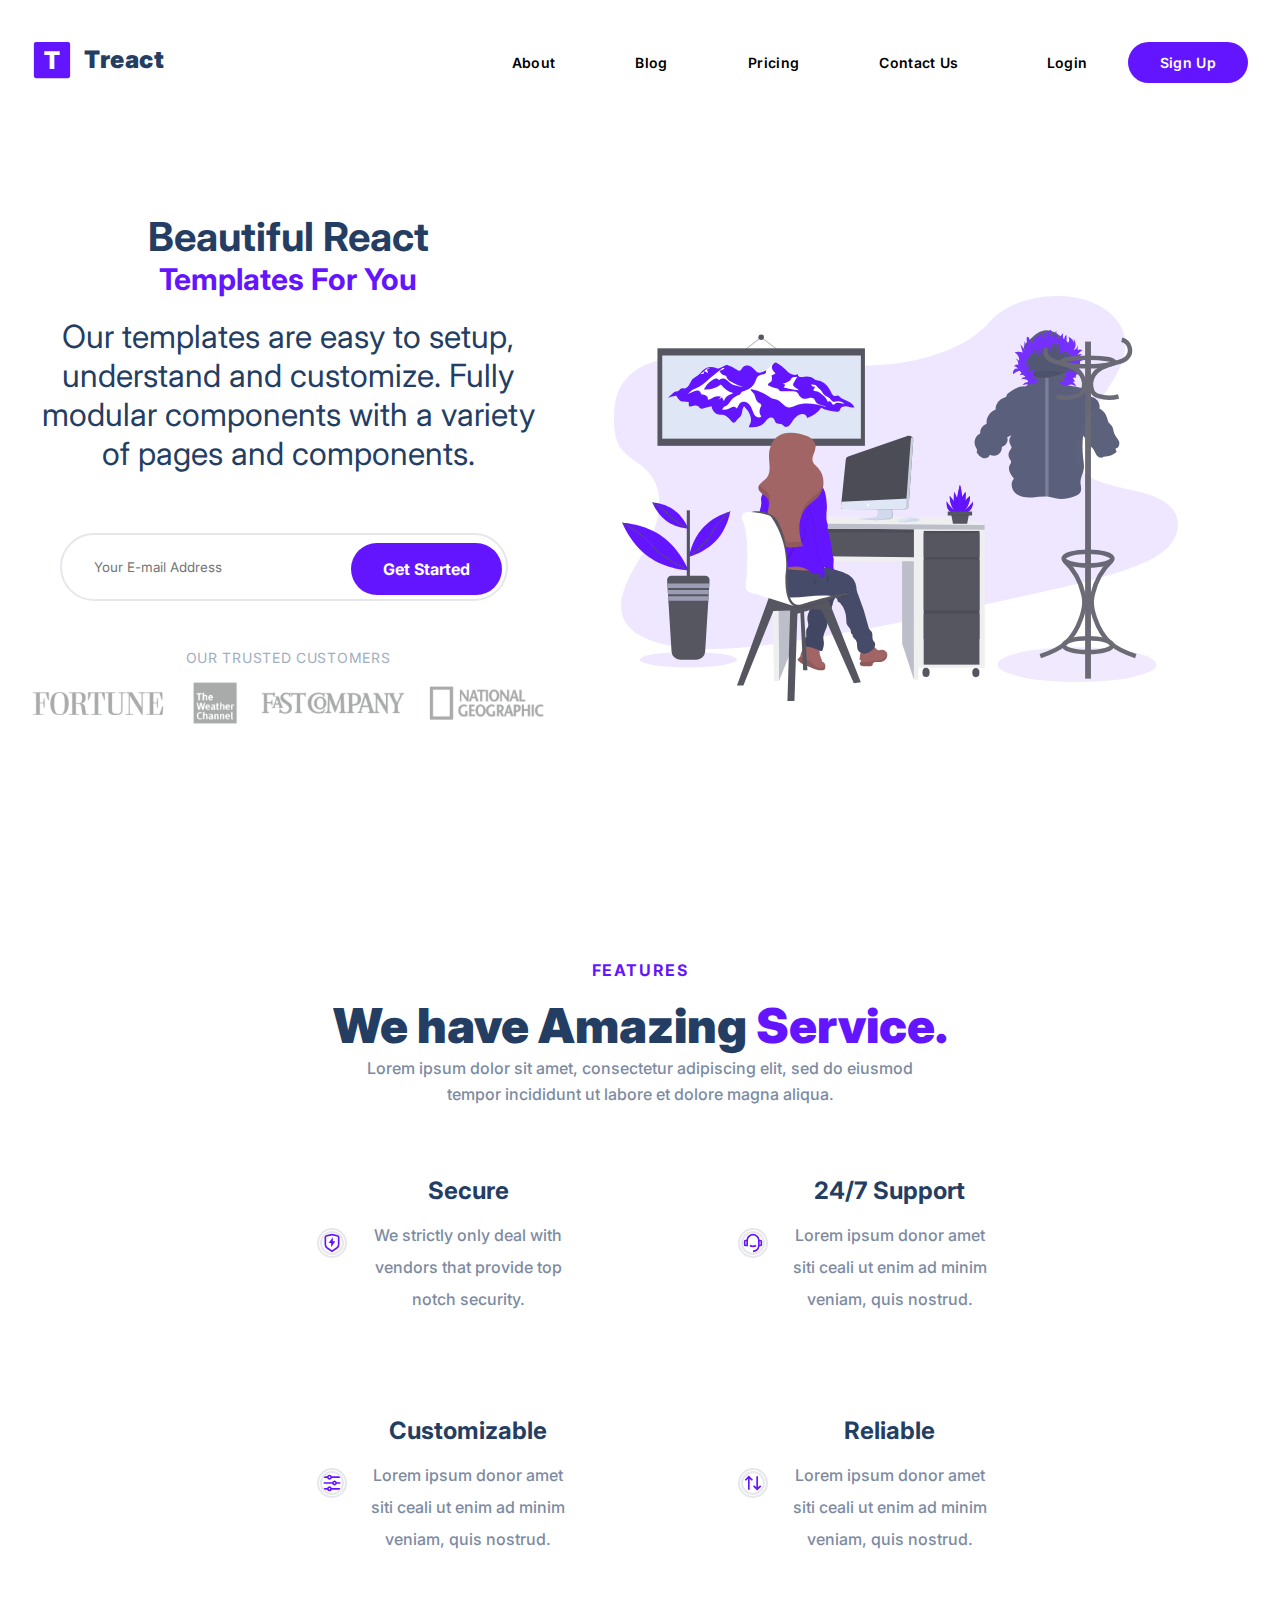
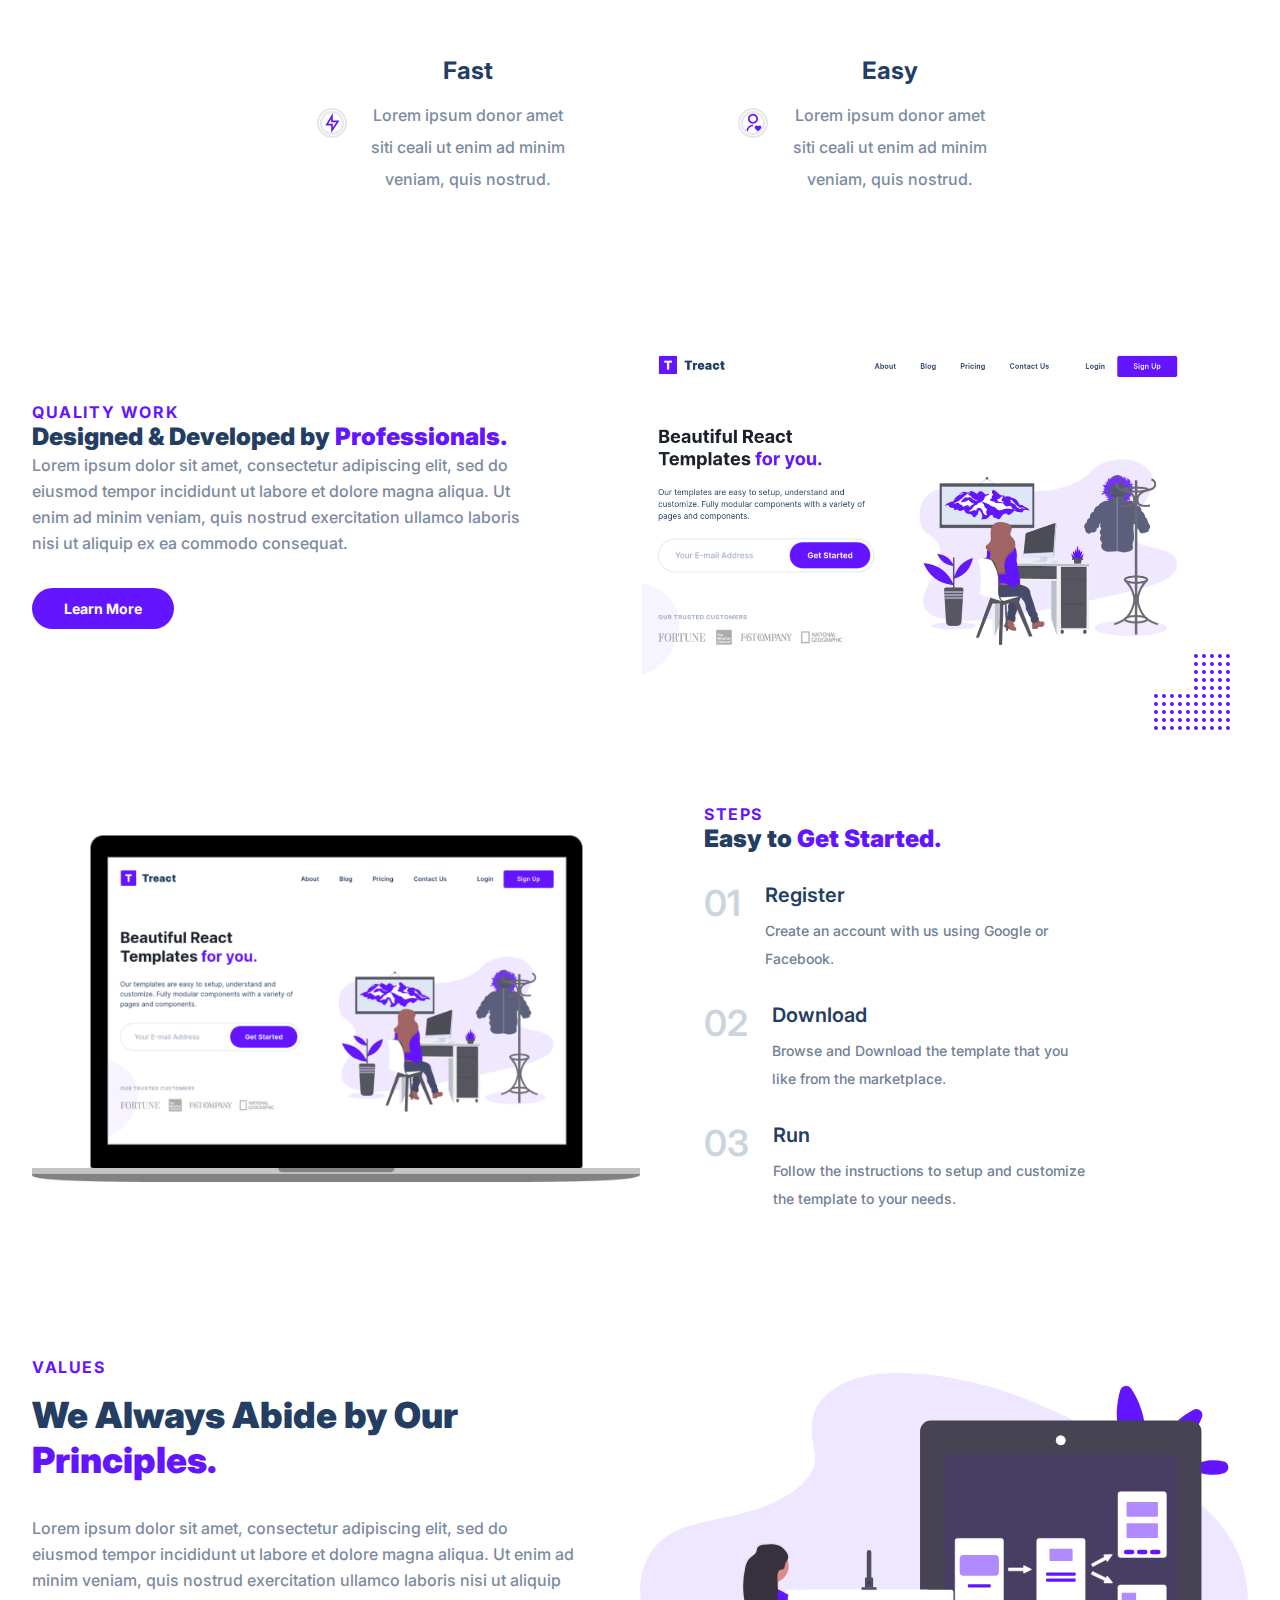
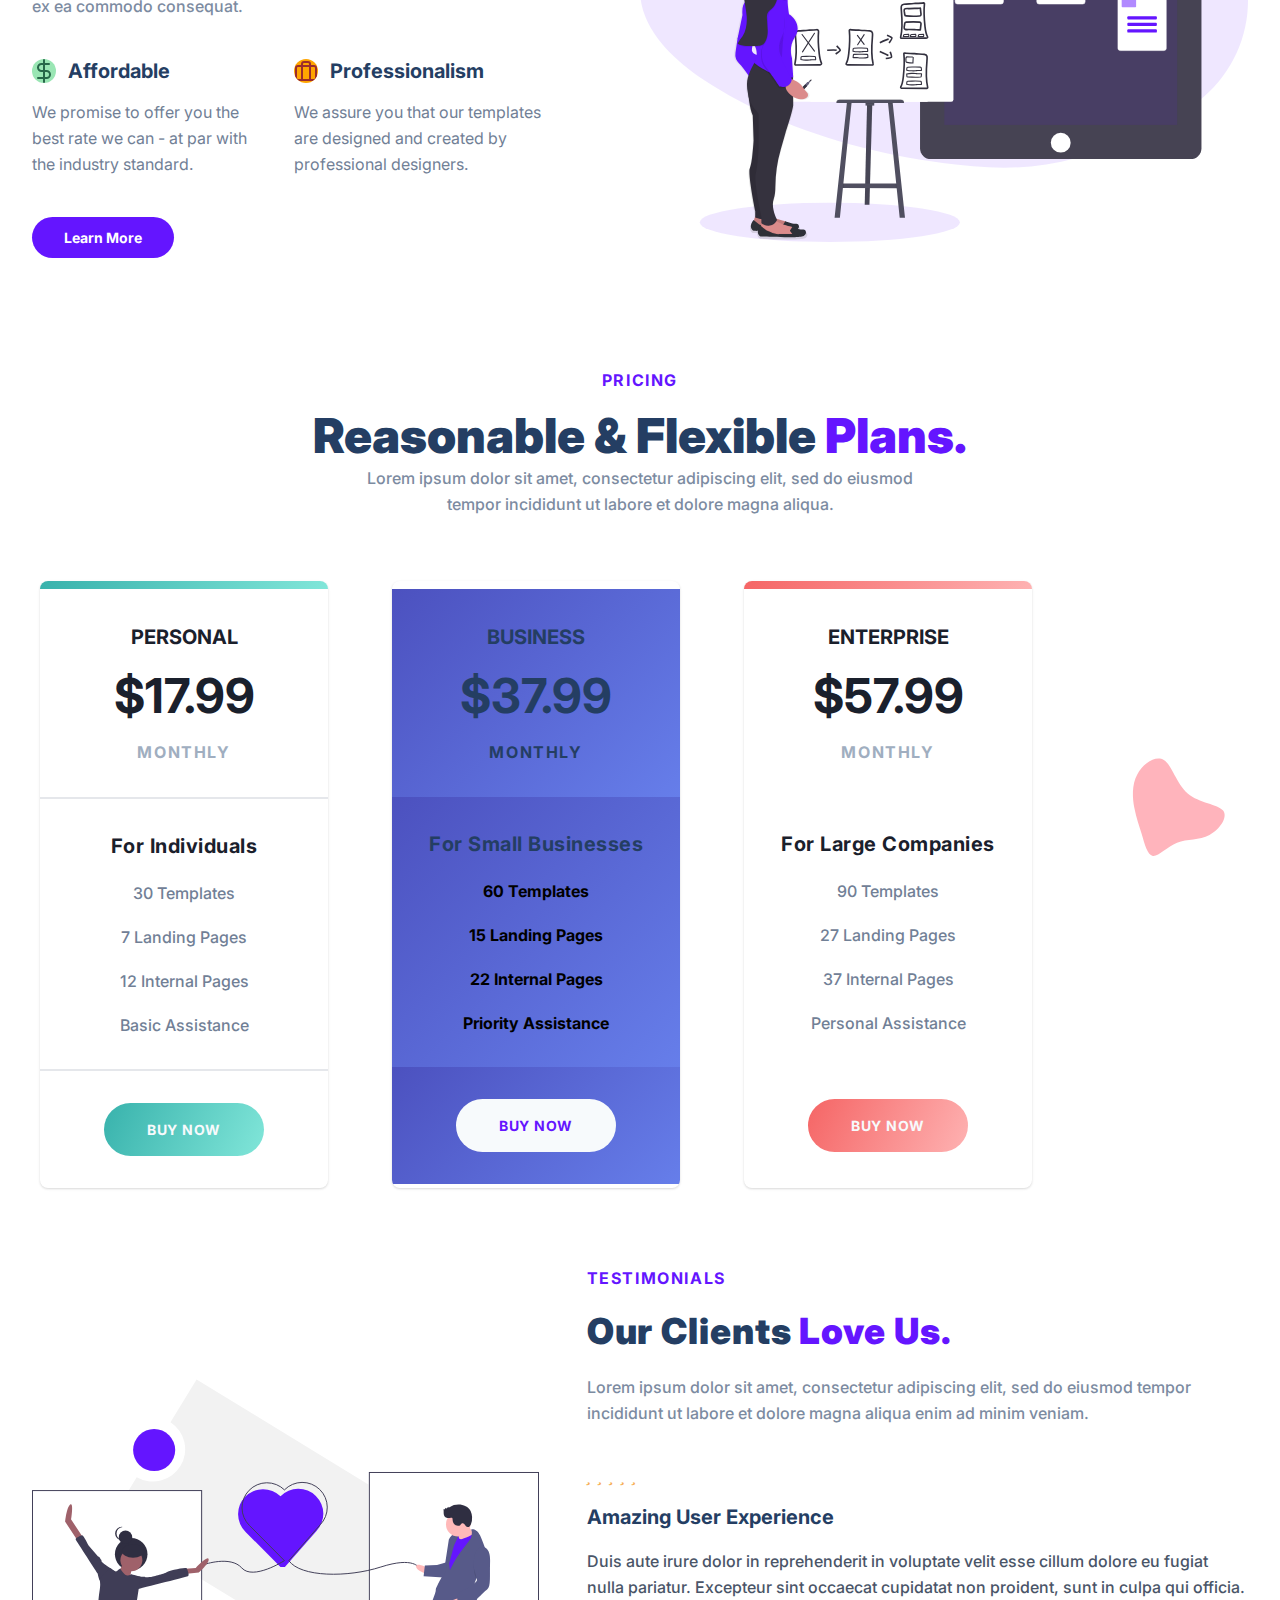
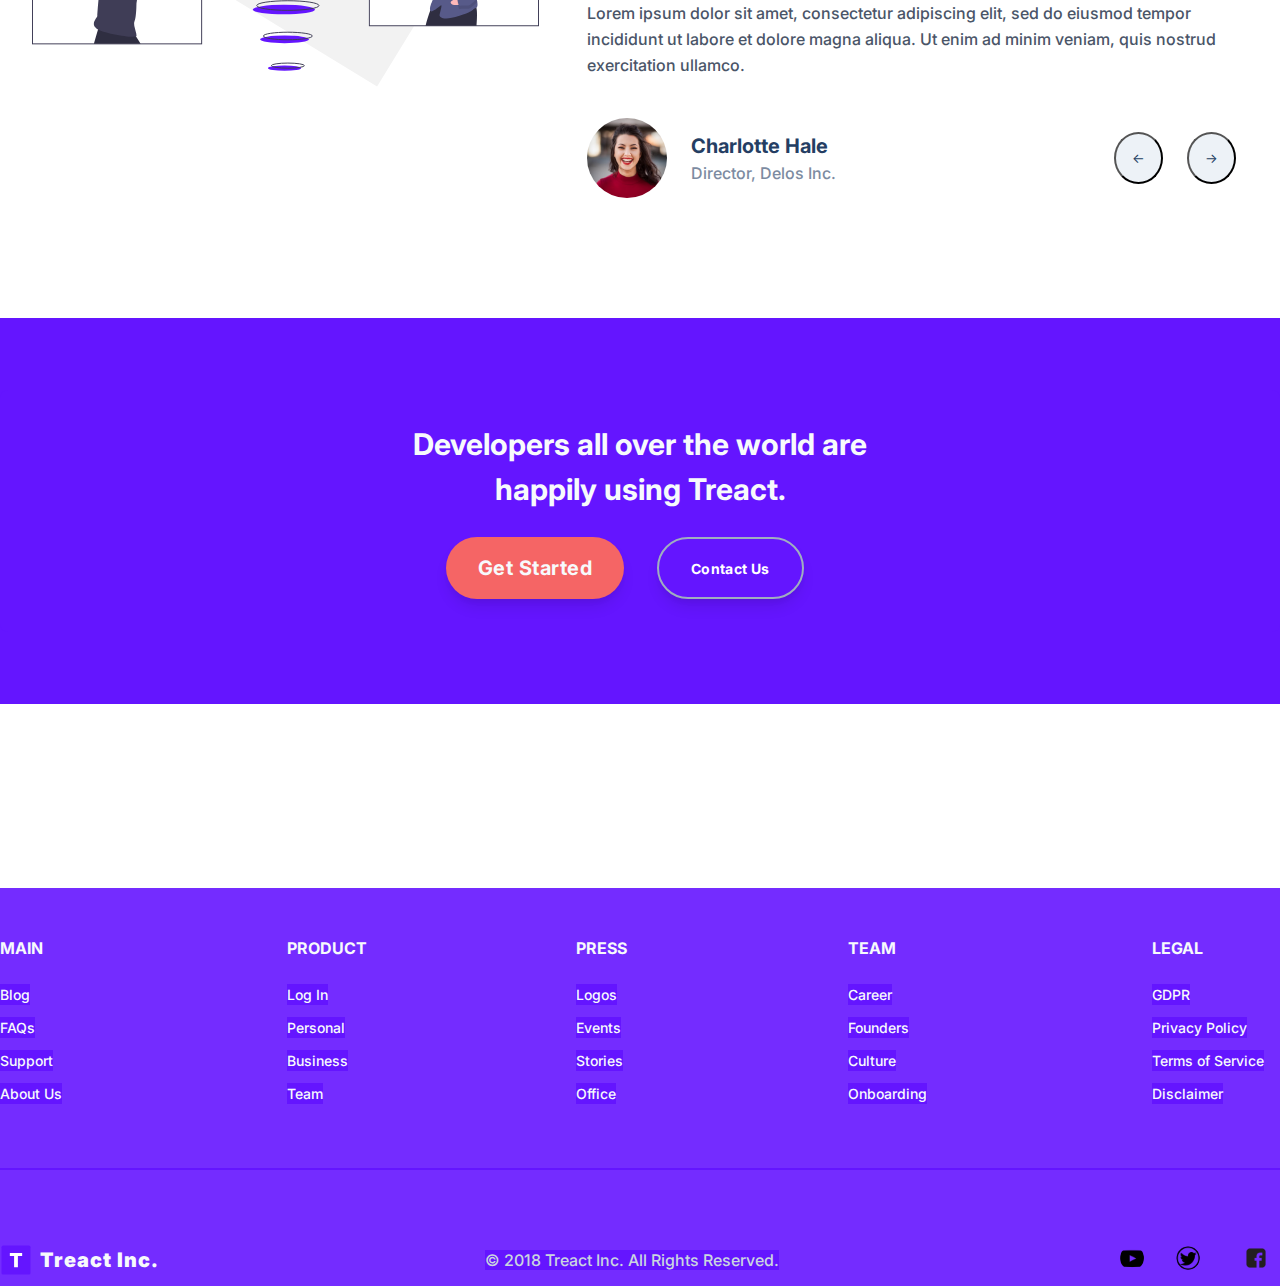
<file: Desktop/index.html/index.html>
<!DOCTYPE html>
<html lang="en">
<head>
    <meta charset="UTF-8">
    <meta name="viewport" content="width=device-width, initial-scale=1.0">
    <title>Document</title>
    <link rel="stylesheet" href="./styles.css">
    <link rel="stylesheet" href="https://pro.fontawesome.com/releases/v5.10.0/css/all.css" integrity="sha384-AYmEC3Yw5cVb3ZcuHtOA93w35dYTsvhLPVnYs9eStHfGJvOvKxVfELGroGkvsg+p" crossorigin="anonymous">
    <script src="script.js"></script>
</head>
<body>
    <section id="landing">
        <nav>
            <div class="row nav__row">
                <div class="nav__logo">
                    <img class="nav__logo--img" src="logo.2c489fc453a1783cbadacf914efa3df6.svg" alt="logo">
                    <div class="nav__logo--title">
                        Treact
                    </div>
                </div>
                <div class="nav__links">
                    <a href="#" class="nav__link">About</a>
                    <a href="#" class="nav__link">Blog</a>
                    <a href="#" class="nav__link">Pricing</a>
                    <a href="#" class="nav__link">Contact Us</a>
                    <a href="#" class="nav__link login">Login</a>
                    <a href="#" class="nav__link nav__link--primary">Sign Up</a>
                </div>
                <button class="btn__menu btn__menu--open" id="hamburger-menu" onclick="openMenu()">
                        <svg xmlns="http://www.w3.org/2000/svg" width="24" height="24" viewBox="0 0 24 24" fill="none" stroke="currentColor" stroke-width="2" stroke-linecap="round" stroke-linejoin="round" class="light___StyledCloseIcon-lj69nl-14 fASujC">
                            <line x1="18" y1="6" x2="6" y2="18"></line>
                            <line x1="6" y1="6" x2="18" y2="18"></line>
                        </svg>
                    </button>
            </div>
        </nav>
        <div class="modal">
            <button class="btn__menu btn__menu--close" id="close-menu" onclick="closeMenu()">
                <svg xmlns="http://www.w3.org/2000/svg" width="24" height="24" viewBox="0 0 24 24" fill="none" stroke="currentColor" stroke-width="2" stroke-linecap="round" stroke-linejoin="round" class="light___StyledCloseIcon-lj69nl-14 fASujC">
                    <line x1="18" y1="6" x2="6" y2="18"></line>
                    <line x1="6" y1="6" x2="18" y2="18"></line>
                </svg>
            </button>
            <div class="modal__links">
                <a class="modal__link">About</a>
                <a class="modal__link">Blog</a>
                <a class="modal__link">Pricing</a>
                <a class="modal__link">Contact Us</a>
                <a class="modal__link">Login</a>
                <a class="modal__link modal__link--primary">Sign Up</a>
            </div>
        </div>
        <header>
            <div class="container">
                <div class="row">
                    <div class="header__description">
                        <h1>Beautiful React </h1>
                        <h2 class="purple">Templates For You</h2>
                        <p class="header__description--para">
                            Our templates are easy to setup, understand and customize. Fully modular components with a
                            variety of pages and components.
                        </p>
                        <div class="header__email">
                            <input type="text" class="header__email--input" placeholder="Your E-mail Address">
                            <button class="header__email--btn">Get Started</button>
                        </div>
                        <p class="header__customers--title">OUR TRUSTED CUSTOMERS</p>
                        <img src="customers-logo-strip.680ac7c2e8ae28161d2c.png" alt="" class="header__customers">
                    </div>
                    <figure class="header__img--wrapper">
                        <img src="design-illustration-2.6da6a00b20c07c4a9b65d1870679e1b8 (2).svg" alt="" class="header__img">
                    </figure>
                </div>
            </div>
            </header>
    </section>
   <section id="features">
    <div class="container">
    <div class="row__narrow">
    <h4 class="section__tag">FEATURES</h4>
    <h2 class="section__title">We have Amazing <span class="purple">Service.</span></h2>
    <div class="section__para">
                            Lorem ipsum dolor sit amet, consectetur adipiscing elit, sed do eiusmod tempor incididunt ut
                            labore et dolore magna aliqua.
    </div>
     <div class="features">
        <div class="feature">
        <div class="feature__row">
        <figure class="feature__img--wrapper">
       <img src="shield-icon.daefe14b320b14fbd9cbd18908ac93ec.svg" alt="" class="feature__img">
                        </figure>
        <div class="feature__text">
      <h2 class="feature__title">Secure</h2>
    <p class="feature__para">We strictly only deal with vendors that provide top notch
                                            security.</p>
                                    </div>
                                </div>
                            </div>
                            <div class="feature">
                                <div class="feature__row">
                                    <figure class="feature__img--wrapper">
                                        <img src="features_support-icon.svg" alt="" class="feature__img">
                                    </figure>
                                    <div class="feature__text">
                                        <h2 class="feature__title">24/7 Support</h2>
                                        <p class="feature__para">Lorem ipsum donor amet siti ceali ut enim ad minim veniam,
                                            quis
                                            nostrud.</p>
                                    </div>
                                </div>
                            </div>
                            <div class="feature">
                                <div class="feature__row">
                                    <figure class="feature__img--wrapper">
                                        <img src="features_customize-icon.svg" alt="" class="feature__img">
                                    </figure>
                                    <div class="feature__text">
                                        <h2 class="feature__title">Customizable</h2>
                                        <p class="feature__para">Lorem ipsum donor amet siti ceali ut enim ad minim veniam,
                                            quis
                                            nostrud.</p>
                                    </div>
                                </div>
                            </div>
                            <div class="feature">
                                <div class="feature__row">
                                    <figure class="feature__img--wrapper">
                                        <img src="features_reliable-icon.svg" alt="" class="feature__img">
                                    </figure>
                                    <div class="feature__text">
                                        <h2 class="feature__title">Reliable</h2>
                                        <p class="feature__para">Lorem ipsum donor amet siti ceali ut enim ad minim veniam,
                                            quis
                                            nostrud.</p>
                                    </div>
                                </div>
                            </div>
                            <div class="feature">
                                <div class="feature__row">
                                    <figure class="feature__img--wrapper">
                                        <img src="fast-icon.dbb971a73d4805d2fc3bcdacdb55beba (1).svg" class="feature__img">
                                    </figure>
                                    <div class="feature__text">
                                        <h2 class="feature__title">Fast</h2>
                                        <p class="feature__para">Lorem ipsum donor amet siti ceali ut enim ad minim veniam,
                                            quis
                                            nostrud.</p>
                                    </div>
                                </div>
                            </div>
                            <div class="feature">
                                <div class="feature__row">
                                    <figure class="feature__img--wrapper">
                                        <img src="features_easy-icon.svg" alt="" class="feature__img">
                                    </figure>
                                    <div class="feature__text">
                                        <h2 class="feature__title">Easy</h2>
                                        <p class="feature__para">Lorem ipsum donor amet siti ceali ut enim ad minim veniam,
                                            quis
                                            nostrud.</p>
                                    </div>
                                </div>
                            </div>
                        </div>
                    </div>
                </div>
               
            </section>
            <section id="quality">
                <div class="container">
                    <div class="row">
                        <div class="quality__description">
                            <div class="section__tag">
                                QUALITY WORK
                            </div>
                            <h2 class="section__title">Designed &amp; Developed by <span class="purple">Professionals.</span>
                            </h2>
                            <p class="section__para">
                                Lorem ipsum dolor sit amet, consectetur adipiscing elit, sed do eiusmod tempor incididunt ut
                                labore et dolore magna aliqua. Ut enim ad minim veniam, quis nostrud exercitation ullamco
                                laboris nisi ut aliquip ex ea commodo consequat.
                            </p>
                            <button class="btn">
                                Learn More
                            </button>
                        </div>
                        <figure class="quality__img--wrapper">
                            <img src="hero-screenshot-1.40a097b525c2f8c9808e (3).png" alt="" class="quality__img">
                            <svg viewBox="0 0 1280 1280" class="quality__grid">
                                <path d="M55 33.5C44.5 37 35 47.6 32.8 58.3c-4.3 20.6 16.3 41.2 36.9 36.9 15.5-3.2 27.5-19 26-33.9-1.1-10.5-9-21.3-19-26.2-6.1-2.9-15.5-3.6-21.7-1.6zM183 33.5c-15.1 5-25.3 21.6-22.2 36.2 2.5 11.9 13.6 23 25.4 25.5 19.4 4.1 39.5-14.2 37.5-33.9-1.1-10.5-9-21.3-19-26.2-6.1-2.9-15.5-3.6-21.7-1.6zM311 33.5c-10.5 3.5-20 14.1-22.2 24.8-4.3 20.6 16.3 41.2 36.9 36.9 15.5-3.2 27.5-19 26-33.9-1.1-10.5-9-21.3-19-26.2-6.1-2.9-15.5-3.6-21.7-1.6zM439 33.5c-10.5 3.5-20 14.1-22.2 24.8-4.3 20.6 16.3 41.2 36.9 36.9 15.5-3.2 27.5-19 26-33.9-1.1-10.5-9-21.3-19-26.2-6.1-2.9-15.5-3.6-21.7-1.6zM567 33.5c-10.5 3.5-20 14.1-22.2 24.8-4.3 20.6 16.3 41.2 36.9 36.9 15.5-3.2 27.5-19 26-33.9-1.1-10.5-9-21.3-19-26.2-6.1-2.9-15.5-3.6-21.7-1.6zM695 33.5c-10.5 3.5-20 14.1-22.2 24.8-4.3 20.6 16.3 41.2 36.9 36.9 15.5-3.2 27.5-19 26-33.9-1.1-10.5-9-21.3-19-26.2-6.1-2.9-15.5-3.6-21.7-1.6zM823 33.5c-10.5 3.5-20 14.1-22.2 24.8-4.3 20.6 16.3 41.2 36.9 36.9 15.5-3.2 27.5-19 26-33.9-1.1-10.5-9-21.3-19-26.2-6.1-2.9-15.5-3.6-21.7-1.6zM951 33.5c-10.5 3.5-20 14.1-22.2 24.8-4.3 20.6 16.3 41.2 36.9 36.9 15.5-3.2 27.5-19 26-33.9-1.1-10.5-9-21.3-19-26.2-6.1-2.9-15.5-3.6-21.7-1.6zM1079 33.5c-10.5 3.5-20 14.1-22.2 24.8-2.5 11.7 3.2 24.4 14.2 31.9 10.7 7.4 22.9 7.5 33.7.3 17.7-11.8 20.1-33.8 5.3-48.5-8.5-8.6-20.7-11.9-31-8.5zM1207 33.5c-10.5 3.5-20 14.1-22.2 24.8-2.5 11.7 3.2 24.4 14.2 31.9 10.7 7.4 22.9 7.5 33.7.3 17.7-11.8 20.1-33.8 5.3-48.5-8.5-8.6-20.7-11.9-31-8.5zM55 161.5c-10.5 3.5-20 14.1-22.2 24.8-4.3 20.6 16.3 41.2 36.9 36.9 15.5-3.2 27.5-19 26-33.9-1.1-10.5-9-21.3-19-26.2-6.1-2.9-15.5-3.6-21.7-1.6zM183 161.5c-15.1 5-25.3 21.6-22.2 36.2 2.5 11.9 13.6 23 25.4 25.5 19.4 4.1 39.5-14.2 37.5-33.9-1.1-10.5-9-21.3-19-26.2-6.1-2.9-15.5-3.6-21.7-1.6zM311 161.5c-10.5 3.5-20 14.1-22.2 24.8-4.3 20.6 16.3 41.2 36.9 36.9 15.5-3.2 27.5-19 26-33.9-1.1-10.5-9-21.3-19-26.2-6.1-2.9-15.5-3.6-21.7-1.6zM439 161.5c-10.5 3.5-20 14.1-22.2 24.8-4.3 20.6 16.3 41.2 36.9 36.9 15.5-3.2 27.5-19 26-33.9-1.1-10.5-9-21.3-19-26.2-6.1-2.9-15.5-3.6-21.7-1.6zM567 161.5c-10.5 3.5-20 14.1-22.2 24.8-4.3 20.6 16.3 41.2 36.9 36.9 15.5-3.2 27.5-19 26-33.9-1.1-10.5-9-21.3-19-26.2-6.1-2.9-15.5-3.6-21.7-1.6zM695 161.5c-10.5 3.5-20 14.1-22.2 24.8-4.3 20.6 16.3 41.2 36.9 36.9 15.5-3.2 27.5-19 26-33.9-1.1-10.5-9-21.3-19-26.2-6.1-2.9-15.5-3.6-21.7-1.6zM823 161.5c-10.5 3.5-20 14.1-22.2 24.8-4.3 20.6 16.3 41.2 36.9 36.9 15.5-3.2 27.5-19 26-33.9-1.1-10.5-9-21.3-19-26.2-6.1-2.9-15.5-3.6-21.7-1.6zM951 161.5c-10.5 3.5-20 14.1-22.2 24.8-4.3 20.6 16.3 41.2 36.9 36.9 15.5-3.2 27.5-19 26-33.9-1.1-10.5-9-21.3-19-26.2-6.1-2.9-15.5-3.6-21.7-1.6zM1079 161.5c-10.5 3.5-20 14.1-22.2 24.8-2.5 11.7 3.2 24.4 14.2 31.9 10.7 7.4 22.9 7.5 33.7.3 17.7-11.8 20.1-33.8 5.3-48.5-8.5-8.6-20.7-11.9-31-8.5zM1207 161.5c-10.5 3.5-20 14.1-22.2 24.8-2.5 11.7 3.2 24.4 14.2 31.9 10.7 7.4 22.9 7.5 33.7.3 17.7-11.8 20.1-33.8 5.3-48.5-8.5-8.6-20.7-11.9-31-8.5zM55 289.5c-10.5 3.5-20 14.1-22.2 24.8-4.3 20.6 16.3 41.2 36.9 36.9 15.5-3.2 27.5-19 26-33.9-1.1-10.5-9-21.3-19-26.2-6.1-2.9-15.5-3.6-21.7-1.6zM183 289.5c-10.5 3.5-20 14.1-22.2 24.8-4.3 20.6 16.3 41.2 36.9 36.9 15.5-3.2 27.5-19 26-33.9-1.1-10.5-9-21.3-19-26.2-6.1-2.9-15.5-3.6-21.7-1.6zM311 289.5c-10.5 3.5-20 14.1-22.2 24.8-4.3 20.6 16.3 41.2 36.9 36.9 15.5-3.2 27.5-19 26-33.9-1.1-10.5-9-21.3-19-26.2-6.1-2.9-15.5-3.6-21.7-1.6zM439 289.5c-10.5 3.5-20 14.1-22.2 24.8-4.3 20.6 16.3 41.2 36.9 36.9 15.5-3.2 27.5-19 26-33.9-1.1-10.5-9-21.3-19-26.2-6.1-2.9-15.5-3.6-21.7-1.6zM567 289.5c-10.5 3.5-20 14.1-22.2 24.8-4.3 20.6 16.3 41.2 36.9 36.9 15.5-3.2 27.5-19 26-33.9-1.1-10.5-9-21.3-19-26.2-6.1-2.9-15.5-3.6-21.7-1.6zM695 289.5c-10.5 3.5-20 14.1-22.2 24.8-4.3 20.6 16.3 41.2 36.9 36.9 15.5-3.2 27.5-19 26-33.9-1.1-10.5-9-21.3-19-26.2-6.1-2.9-15.5-3.6-21.7-1.6zM823 289.5c-10.5 3.5-20 14.1-22.2 24.8-4.3 20.6 16.3 41.2 36.9 36.9 15.5-3.2 27.5-19 26-33.9-1.1-10.5-9-21.3-19-26.2-6.1-2.9-15.5-3.6-21.7-1.6zM951 289.5c-10.5 3.5-20 14.1-22.2 24.8-4.3 20.6 16.3 41.2 36.9 36.9 15.5-3.2 27.5-19 26-33.9-1.1-10.5-9-21.3-19-26.2-6.1-2.9-15.5-3.6-21.7-1.6zM1079 289.5c-10.5 3.5-20 14.1-22.2 24.8-4.3 20.6 16.3 41.2 36.9 36.9 15.5-3.2 27.5-19 26-33.9-1.1-10.5-9-21.3-19-26.2-6.1-2.9-15.5-3.6-21.7-1.6zM1207 289.5c-10.5 3.5-20 14.1-22.2 24.8-4.3 20.6 16.3 41.2 36.9 36.9 15.5-3.2 27.5-19 26-33.9-1.1-10.5-9-21.3-19-26.2-6.1-2.9-15.5-3.6-21.7-1.6zM55 417.5c-10.5 3.5-20 14.1-22.2 24.8-4.3 20.6 16.3 41.2 36.9 36.9 15.5-3.2 27.5-19 26-33.9-1.1-10.5-9-21.3-19-26.2-6.1-2.9-15.5-3.6-21.7-1.6zM183 417.5c-10.5 3.5-20 14.1-22.2 24.8-4.3 20.6 16.3 41.2 36.9 36.9 15.5-3.2 27.5-19 26-33.9-1.1-10.5-9-21.3-19-26.2-6.1-2.9-15.5-3.6-21.7-1.6zM311 417.5c-10.5 3.5-20 14.1-22.2 24.8-4.3 20.6 16.3 41.2 36.9 36.9 15.5-3.2 27.5-19 26-33.9-1.1-10.5-9-21.3-19-26.2-6.1-2.9-15.5-3.6-21.7-1.6zM439 417.5c-10.5 3.5-20 14.1-22.2 24.8-4.3 20.6 16.3 41.2 36.9 36.9 15.5-3.2 27.5-19 26-33.9-1.1-10.5-9-21.3-19-26.2-6.1-2.9-15.5-3.6-21.7-1.6zM567 417.5c-10.5 3.5-20 14.1-22.2 24.8-4.3 20.6 16.3 41.2 36.9 36.9 15.5-3.2 27.5-19 26-33.9-1.1-10.5-9-21.3-19-26.2-6.1-2.9-15.5-3.6-21.7-1.6zM695 417.5c-10.5 3.5-20 14.1-22.2 24.8-4.3 20.6 16.3 41.2 36.9 36.9 15.5-3.2 27.5-19 26-33.9-1.1-10.5-9-21.3-19-26.2-6.1-2.9-15.5-3.6-21.7-1.6zM823 417.5c-10.5 3.5-20 14.1-22.2 24.8-4.3 20.6 16.3 41.2 36.9 36.9 15.5-3.2 27.5-19 26-33.9-1.1-10.5-9-21.3-19-26.2-6.1-2.9-15.5-3.6-21.7-1.6zM951 417.5c-10.5 3.5-20 14.1-22.2 24.8-4.3 20.6 16.3 41.2 36.9 36.9 15.5-3.2 27.5-19 26-33.9-1.1-10.5-9-21.3-19-26.2-6.1-2.9-15.5-3.6-21.7-1.6zM1079 417.5c-10.5 3.5-20 14.1-22.2 24.8-4.3 20.6 16.3 41.2 36.9 36.9 15.5-3.2 27.5-19 26-33.9-1.1-10.5-9-21.3-19-26.2-6.1-2.9-15.5-3.6-21.7-1.6zM1207 417.5c-10.5 3.5-20 14.1-22.2 24.8-4.3 20.6 16.3 41.2 36.9 36.9 15.5-3.2 27.5-19 26-33.9-1.1-10.5-9-21.3-19-26.2-6.1-2.9-15.5-3.6-21.7-1.6zM55 545.5c-10.5 3.5-20 14.1-22.2 24.8-4.3 20.6 16.3 41.2 36.9 36.9 15.5-3.2 27.5-19 26-33.9-1.1-10.5-9-21.3-19-26.2-6.1-2.9-15.5-3.6-21.7-1.6zM183 545.5c-10.5 3.5-20 14.1-22.2 24.8-4.3 20.6 16.3 41.2 36.9 36.9 15.5-3.2 27.5-19 26-33.9-1.1-10.5-9-21.3-19-26.2-6.1-2.9-15.5-3.6-21.7-1.6zM311 545.5c-10.5 3.5-20 14.1-22.2 24.8-4.3 20.6 16.3 41.2 36.9 36.9 15.5-3.2 27.5-19 26-33.9-1.1-10.5-9-21.3-19-26.2-6.1-2.9-15.5-3.6-21.7-1.6zM439 545.5c-10.5 3.5-20 14.1-22.2 24.8-4.3 20.6 16.3 41.2 36.9 36.9 15.5-3.2 27.5-19 26-33.9-1.1-10.5-9-21.3-19-26.2-6.1-2.9-15.5-3.6-21.7-1.6zM567 545.5c-10.5 3.5-20 14.1-22.2 24.8-4.3 20.6 16.3 41.2 36.9 36.9 15.5-3.2 27.5-19 26-33.9-1.1-10.5-9-21.3-19-26.2-6.1-2.9-15.5-3.6-21.7-1.6zM695 545.5c-10.5 3.5-20 14.1-22.2 24.8-4.3 20.6 16.3 41.2 36.9 36.9 15.5-3.2 27.5-19 26-33.9-1.1-10.5-9-21.3-19-26.2-6.1-2.9-15.5-3.6-21.7-1.6zM823 545.5c-10.5 3.5-20 14.1-22.2 24.8-4.3 20.6 16.3 41.2 36.9 36.9 15.5-3.2 27.5-19 26-33.9-1.1-10.5-9-21.3-19-26.2-6.1-2.9-15.5-3.6-21.7-1.6zM951 545.5c-10.5 3.5-20 14.1-22.2 24.8-4.3 20.6 16.3 41.2 36.9 36.9 15.5-3.2 27.5-19 26-33.9-1.1-10.5-9-21.3-19-26.2-6.1-2.9-15.5-3.6-21.7-1.6zM1079 545.5c-10.5 3.5-20 14.1-22.2 24.8-4.3 20.6 16.3 41.2 36.9 36.9 15.5-3.2 27.5-19 26-33.9-1.1-10.5-9-21.3-19-26.2-6.1-2.9-15.5-3.6-21.7-1.6zM1207 545.5c-10.5 3.5-20 14.1-22.2 24.8-4.3 20.6 16.3 41.2 36.9 36.9 15.5-3.2 27.5-19 26-33.9-1.1-10.5-9-21.3-19-26.2-6.1-2.9-15.5-3.6-21.7-1.6zM55 673.5c-10.5 3.5-20 14.1-22.2 24.8-4.3 20.6 16.3 41.2 36.9 36.9 15.5-3.2 27.5-19 26-33.9-1.1-10.5-9-21.3-19-26.2-6.1-2.9-15.5-3.6-21.7-1.6zM183 673.5c-10.5 3.5-20 14.1-22.2 24.8-4.3 20.6 16.3 41.2 36.9 36.9 15.5-3.2 27.5-19 26-33.9-1.1-10.5-9-21.3-19-26.2-6.1-2.9-15.5-3.6-21.7-1.6zM311 673.5c-10.5 3.5-20 14.1-22.2 24.8-4.3 20.6 16.3 41.2 36.9 36.9 15.5-3.2 27.5-19 26-33.9-1.1-10.5-9-21.3-19-26.2-6.1-2.9-15.5-3.6-21.7-1.6zM439 673.5c-10.5 3.5-20 14.1-22.2 24.8-4.3 20.6 16.3 41.2 36.9 36.9 15.5-3.2 27.5-19 26-33.9-1.1-10.5-9-21.3-19-26.2-6.1-2.9-15.5-3.6-21.7-1.6zM567 673.5c-10.5 3.5-20 14.1-22.2 24.8-4.3 20.6 16.3 41.2 36.9 36.9 15.5-3.2 27.5-19 26-33.9-1.1-10.5-9-21.3-19-26.2-6.1-2.9-15.5-3.6-21.7-1.6zM695 673.5c-10.5 3.5-20 14.1-22.2 24.8-4.3 20.6 16.3 41.2 36.9 36.9 15.5-3.2 27.5-19 26-33.9-1.1-10.5-9-21.3-19-26.2-6.1-2.9-15.5-3.6-21.7-1.6zM823 673.5c-10.5 3.5-20 14.1-22.2 24.8-4.3 20.6 16.3 41.2 36.9 36.9 15.5-3.2 27.5-19 26-33.9-1.1-10.5-9-21.3-19-26.2-6.1-2.9-15.5-3.6-21.7-1.6zM951 673.5c-10.5 3.5-20 14.1-22.2 24.8-4.3 20.6 16.3 41.2 36.9 36.9 15.5-3.2 27.5-19 26-33.9-1.1-10.5-9-21.3-19-26.2-6.1-2.9-15.5-3.6-21.7-1.6zM1079 673.5c-10.5 3.5-20 14.1-22.2 24.8-4.3 20.6 16.3 41.2 36.9 36.9 15.5-3.2 27.5-19 26-33.9-1.1-10.5-9-21.3-19-26.2-6.1-2.9-15.5-3.6-21.7-1.6zM1207 673.5c-10.5 3.5-20 14.1-22.2 24.8-4.3 20.6 16.3 41.2 36.9 36.9 15.5-3.2 27.5-19 26-33.9-1.1-10.5-9-21.3-19-26.2-6.1-2.9-15.5-3.6-21.7-1.6zM55 801.5c-10.5 3.5-20 14.1-22.2 24.8-4.3 20.6 16.3 41.2 36.9 36.9 15.5-3.2 27.5-19 26-33.9-1.1-10.5-9-21.3-19-26.2-6.1-2.9-15.5-3.6-21.7-1.6zM183 801.5c-10.5 3.5-20 14.1-22.2 24.8-4.3 20.6 16.3 41.2 36.9 36.9 15.5-3.2 27.5-19 26-33.9-1.1-10.5-9-21.3-19-26.2-6.1-2.9-15.5-3.6-21.7-1.6zM311 801.5c-10.5 3.5-20 14.1-22.2 24.8-2.5 11.7 3.2 24.4 14.2 31.9 10.7 7.4 22.9 7.5 33.7.3 17.7-11.8 20.1-33.8 5.3-48.5-8.5-8.6-20.7-11.9-31-8.5zM439 801.5c-10.5 3.5-20 14.1-22.2 24.8-2.5 11.7 3.2 24.4 14.2 31.9 10.7 7.4 22.9 7.5 33.7.3 17.7-11.8 20.1-33.8 5.3-48.5-8.5-8.6-20.7-11.9-31-8.5zM567 801.5c-15.1 5-25.3 21.6-22.2 36.2 2.5 11.9 13.6 23 25.5 25.5 19.3 4.1 39.4-14.2 37.4-33.9-1.1-10.5-9-21.3-19-26.2-6.1-2.9-15.5-3.6-21.7-1.6zM695 801.5c-15.1 5-25.3 21.6-22.2 36.2 2.5 11.9 13.6 23 25.5 25.5 19.3 4.1 39.4-14.2 37.4-33.9-1.1-10.5-9-21.3-19-26.2-6.1-2.9-15.5-3.6-21.7-1.6zM823 801.5c-15.1 5-25.3 21.6-22.2 36.2 2.5 11.9 13.6 23 25.5 25.5 19.3 4.1 39.4-14.2 37.4-33.9-1.1-10.5-9-21.3-19-26.2-6.1-2.9-15.5-3.6-21.7-1.6zM951 801.5c-15.1 5-25.3 21.6-22.2 36.2 2.5 11.9 13.6 23 25.5 25.5 19.3 4.1 39.4-14.2 37.4-33.9-1.1-10.5-9-21.3-19-26.2-6.1-2.9-15.5-3.6-21.7-1.6zM1079 801.5c-10.5 3.5-20 14.1-22.2 24.8-4.3 20.6 16.3 41.2 36.9 36.9 15.5-3.2 27.5-19 26-33.9-1.1-10.5-9-21.3-19-26.2-6.1-2.9-15.5-3.6-21.7-1.6zM1207 801.5c-10.5 3.5-20 14.1-22.2 24.8-4.3 20.6 16.3 41.2 36.9 36.9 15.5-3.2 27.5-19 26-33.9-1.1-10.5-9-21.3-19-26.2-6.1-2.9-15.5-3.6-21.7-1.6zM55 929.5c-10.5 3.5-20 14.1-22.2 24.8-4.3 20.6 16.3 41.2 36.9 36.9 15.5-3.2 27.5-19 26-33.9-1.1-10.5-9-21.3-19-26.2-6.1-2.9-15.5-3.6-21.7-1.6zM183 929.5c-10.5 3.5-20 14.1-22.2 24.8-4.3 20.6 16.3 41.2 36.9 36.9 15.5-3.2 27.5-19 26-33.9-1.1-10.5-9-21.3-19-26.2-6.1-2.9-15.5-3.6-21.7-1.6zM311 929.5c-10.5 3.5-20 14.1-22.2 24.8-2.5 11.7 3.2 24.4 14.2 31.9 10.7 7.4 22.9 7.5 33.7.3 17.7-11.8 20.1-33.8 5.3-48.5-8.5-8.6-20.7-11.9-31-8.5zM439 929.5c-10.5 3.5-20 14.1-22.2 24.8-2.5 11.7 3.2 24.4 14.2 31.9 10.7 7.4 22.9 7.5 33.7.3 17.7-11.8 20.1-33.8 5.3-48.5-8.5-8.6-20.7-11.9-31-8.5zM567 929.5c-15.1 5-25.3 21.6-22.2 36.2 2.5 11.9 13.6 23 25.5 25.5 19.3 4.1 39.4-14.2 37.4-33.9-1.1-10.5-9-21.3-19-26.2-6.1-2.9-15.5-3.6-21.7-1.6zM695 929.5c-15.1 5-25.3 21.6-22.2 36.2 2.5 11.9 13.6 23 25.5 25.5 19.3 4.1 39.4-14.2 37.4-33.9-1.1-10.5-9-21.3-19-26.2-6.1-2.9-15.5-3.6-21.7-1.6zM823 929.5c-15.1 5-25.3 21.6-22.2 36.2 2.5 11.9 13.6 23 25.5 25.5 19.3 4.1 39.4-14.2 37.4-33.9-1.1-10.5-9-21.3-19-26.2-6.1-2.9-15.5-3.6-21.7-1.6zM951 929.5c-15.1 5-25.3 21.6-22.2 36.2 2.5 11.9 13.6 23 25.5 25.5 19.3 4.1 39.4-14.2 37.4-33.9-1.1-10.5-9-21.3-19-26.2-6.1-2.9-15.5-3.6-21.7-1.6zM1079 929.5c-10.5 3.5-20 14.1-22.2 24.8-4.3 20.6 16.3 41.2 36.9 36.9 15.5-3.2 27.5-19 26-33.9-1.1-10.5-9-21.3-19-26.2-6.1-2.9-15.5-3.6-21.7-1.6zM1207 929.5c-10.5 3.5-20 14.1-22.2 24.8-4.3 20.6 16.3 41.2 36.9 36.9 15.5-3.2 27.5-19 26-33.9-1.1-10.5-9-21.3-19-26.2-6.1-2.9-15.5-3.6-21.7-1.6zM55 1057.5c-10.5 3.5-20 14.1-22.2 24.8-4.3 20.6 16.3 41.2 36.9 36.9 15.5-3.2 27.5-19 26-33.9-1.1-10.5-9-21.3-19-26.2-6.1-2.9-15.5-3.6-21.7-1.6zM183 1057.5c-10.5 3.5-20 14.1-22.2 24.8-4.3 20.6 16.3 41.2 36.9 36.9 15.5-3.2 27.5-19 26-33.9-1.1-10.5-9-21.3-19-26.2-6.1-2.9-15.5-3.6-21.7-1.6zM311 1057.5c-10.5 3.5-20 14.1-22.2 24.8-2.5 11.7 3.2 24.4 14.2 31.9 10.7 7.4 22.9 7.5 33.7.3 17.7-11.8 20.1-33.8 5.3-48.5-8.5-8.6-20.7-11.9-31-8.5zM439 1057.5c-10.5 3.5-20 14.1-22.2 24.8-2.5 11.7 3.2 24.4 14.2 31.9 10.7 7.4 22.9 7.5 33.7.3 17.7-11.8 20.1-33.8 5.3-48.5-8.5-8.6-20.7-11.9-31-8.5zM567 1057.5c-10.5 3.5-20 14.1-22.2 24.8-4.3 20.6 16.3 41.2 36.9 36.9 15.5-3.2 27.5-19 26-33.9-1.1-10.5-9-21.3-19-26.2-6.1-2.9-15.5-3.6-21.7-1.6zM695 1057.5c-10.5 3.5-20 14.1-22.2 24.8-4.3 20.6 16.3 41.2 36.9 36.9 15.5-3.2 27.5-19 26-33.9-1.1-10.5-9-21.3-19-26.2-6.1-2.9-15.5-3.6-21.7-1.6zM823 1057.5c-10.5 3.5-20 14.1-22.2 24.8-4.3 20.6 16.3 41.2 36.9 36.9 15.5-3.2 27.5-19 26-33.9-1.1-10.5-9-21.3-19-26.2-6.1-2.9-15.5-3.6-21.7-1.6zM951 1057.5c-10.5 3.5-20 14.1-22.2 24.8-4.3 20.6 16.3 41.2 36.9 36.9 15.5-3.2 27.5-19 26-33.9-1.1-10.5-9-21.3-19-26.2-6.1-2.9-15.5-3.6-21.7-1.6zM1079 1057.5c-10.5 3.5-20 14.1-22.2 24.8-4.3 20.6 16.3 41.2 36.9 36.9 15.5-3.2 27.5-19 26-33.9-1.1-10.5-9-21.3-19-26.2-6.1-2.9-15.5-3.6-21.7-1.6zM1207 1057.5c-10.5 3.5-20 14.1-22.2 24.8-4.3 20.6 16.3 41.2 36.9 36.9 15.5-3.2 27.5-19 26-33.9-1.1-10.5-9-21.3-19-26.2-6.1-2.9-15.5-3.6-21.7-1.6zM55 1185.5c-10.5 3.5-20 14.1-22.2 24.8-4.3 20.6 16.3 41.2 36.9 36.9 15.5-3.2 27.5-19 26-33.9-1.1-10.5-9-21.3-19-26.2-6.1-2.9-15.5-3.6-21.7-1.6zM183 1185.5c-10.5 3.5-20 14.1-22.2 24.8-4.3 20.6 16.3 41.2 36.9 36.9 15.5-3.2 27.5-19 26-33.9-1.1-10.5-9-21.3-19-26.2-6.1-2.9-15.5-3.6-21.7-1.6zM311 1185.5c-10.5 3.5-20 14.1-22.2 24.8-4.3 20.6 16.3 41.2 36.9 36.9 15.5-3.2 27.5-19 26-33.9-1.1-10.5-9-21.3-19-26.2-6.1-2.9-15.5-3.6-21.7-1.6zM439 1185.5c-10.5 3.5-20 14.1-22.2 24.8-4.3 20.6 16.3 41.2 36.9 36.9 15.5-3.2 27.5-19 26-33.9-1.1-10.5-9-21.3-19-26.2-6.1-2.9-15.5-3.6-21.7-1.6zM567 1185.5c-10.5 3.5-20 14.1-22.2 24.8-4.3 20.6 16.3 41.2 36.9 36.9 15.5-3.2 27.5-19 26-33.9-1.1-10.5-9-21.3-19-26.2-6.1-2.9-15.5-3.6-21.7-1.6zM695 1185.5c-10.5 3.5-20 14.1-22.2 24.8-4.3 20.6 16.3 41.2 36.9 36.9 15.5-3.2 27.5-19 26-33.9-1.1-10.5-9-21.3-19-26.2-6.1-2.9-15.5-3.6-21.7-1.6zM823 1185.5c-10.5 3.5-20 14.1-22.2 24.8-4.3 20.6 16.3 41.2 36.9 36.9 15.5-3.2 27.5-19 26-33.9-1.1-10.5-9-21.3-19-26.2-6.1-2.9-15.5-3.6-21.7-1.6zM951 1185.5c-10.5 3.5-20 14.1-22.2 24.8-4.3 20.6 16.3 41.2 36.9 36.9 15.5-3.2 27.5-19 26-33.9-1.1-10.5-9-21.3-19-26.2-6.1-2.9-15.5-3.6-21.7-1.6zM1079 1185.5c-10.5 3.5-20 14.1-22.2 24.8-4.3 20.6 16.3 41.2 36.9 36.9 15.5-3.2 27.5-19 26-33.9-1.1-10.5-9-21.3-19-26.2-6.1-2.9-15.5-3.6-21.7-1.6zM1207 1185.5c-10.5 3.5-20 14.1-22.2 24.8-4.3 20.6 16.3 41.2 36.9 36.9 15.5-3.2 27.5-19 26-33.9-1.1-10.5-9-21.3-19-26.2-6.1-2.9-15.5-3.6-21.7-1.6z">
                                </path>
                            </svg>
                            </figure>
                    </div>
                </div>
            </section>
            <section id="steps">
                <div class="container">
                    <div class="row">
                        <figure class="steps__img--wrapper">
                            <img src="hero-screenshot-2.241aac1fbc66db29d873 (1).png" alt="" class="steps__img">
                            </figure>
                        <div class="steps__description">
                            <div class="section__tag">
                                steps
                            </div>
                            <h2 class="section__title">
                                Easy to <span class="purple">Get Started.</span>
                            </h2>
                            <div class="steps__list">
                                <div class="step">
                                    <div class="step__number">
                                        01
                                    </div>
                                    <div class="step__description">
                                        <div class="step__title">
                                            Register
                                        </div>
                                        <p class="step__para">
                                            Create an account with us using Google or Facebook.
                                        </p>
                                    </div>
                                </div>
                                <div class="step">
                                    <div class="step__number">
                                        02
                                    </div>
                                    <div class="step__description">
                                        <div class="step__title">
                                            Download
                                        </div>
                                        <p class="step__para">
                                            Browse and Download the template that you like from the marketplace.
                                        </p>
                                    </div>
                                </div>
                                <div class="step">
                                    <div class="step__number">
                                        03
                                    </div>
                                    <div class="step__description">
                                        <div class="step__title">
                                            Run
                                        </div>
                                        <p class="step__para">
                                            Follow the instructions to setup and customize the template to your needs.
                                        </p>
                                    </div>
                                </div>
                            </div>
                        </div>
                    </div>
                </div>
            </section>
          
            <section id="values">
                <div class="container">
                    <div class="row">
                        <div class="values__description">
                            <div class="section__tag">values</div>
                            <h2 class="section__title">We Always Abide by Our <span class="purple">Principles.</span></h2>
                            <div class="section__para">
                                Lorem ipsum dolor sit amet, consectetur adipiscing elit, sed do eiusmod tempor incididunt ut
                                labore et dolore magna aliqua. Ut enim ad minim veniam, quis nostrud exercitation ullamco
                                laboris nisi ut aliquip ex ea commodo consequat.
                            </div>
                            <div class="values__list">
                                <div class="value">
                                    <div class="value__title">
                                        <figure class="value__img--wrapper">
                                            <svg xmlns="http://www.w3.org/2000/svg" width="24" height="24" viewBox="0 0 24 24" fill="none" stroke="rgba(39, 103, 73, 1)" stroke-width="2" stroke-linecap="round" stroke-linejoin="round" class="value__img">
                                                <line x1="12" y1="1" x2="12" y2="23"></line>
                                                <path d="M17 5H9.5a3.5 3.5 0 0 0 0 7h5a3.5 3.5 0 0 1 0 7H6"></path>
                                            </svg>
                                        </figure>
                                        <div class="value__name">Affordable</div>
                                    </div>
                                    <div class="value__para">
                                        We promise to offer you the best rate we can - at par with the industry standard.
                                    </div>
                                </div>
                                <div class="value">
                                    <div class="value__title">
                                        <figure class="value__img--wrapper">
                                            <!-- rgba(155, 44, 44, 1) -->
                                            <svg xmlns="http://www.w3.org/2000/svg" width="24" height="24" viewBox="0 0 24 24" fill="none" stroke="rgba(155, 44, 44, 1)" stroke-width="2" stroke-linecap="round" stroke-linejoin="round" class="value__img">
                                                <rect x="2" y="7" width="20" height="14" rx="2" ry="2"></rect>
                                                <path d="M16 21V5a2 2 0 0 0-2-2h-4a2 2 0 0 0-2 2v16"></path>
                                            </svg>
                                        </figure>
                                        <div class="value__name">Professionalism</div>
                                    </div>
                                    <div class="value__para">
                                        We assure you that our templates are designed and created by professional designers.
                                    </div>
                                </div>
                            </div>
    
                            <button class="btn">Learn More</button>
                        </div>
                        <img class="values__img" src="prototype-illustration.21bc4b3f612a2f257c3d361067582485 (1).svg" alt="">
                    </div>
                </div>
            </section>
            <section id="pricing">
                <div class="container">
                    <div class="row">
                        <div class="section__tag">
                            pricing
                        </div>
                        <h2 class="section__title">Reasonable &amp; Flexible <span class="purple">Plans.</span></h2>
                        <p class="section__para">Lorem ipsum dolor sit amet, consectetur adipiscing elit, sed do eiusmod
                            tempor incididunt ut labore et dolore magna aliqua.</p>
                        <div class="plans">
                            <div class="plan">
                                <div class="plan__stripe"></div>
                                <div class="plan__top">
                                    <div class="plan__name">PERSONAL</div>
                                    <div class="plan__price">$17.99</div>
                                    <div class="plan__duration">MONTHLY</div>
                                </div>
                                <div class="plan__middle">
                                    <div class="plan__target">
                                        For Individuals
                                    </div>
                                    <p class="plan__feature">
                                        30 Templates
                                    </p>
                                    <p class="plan__feature">
                                        7 Landing Pages
                                    </p>
                                    <p class="plan__feature">
                                        12 Internal Pages
                                    </p>
                                    <p class="plan__feature">
                                        Basic Assistance
                                    </p>
                                </div>
                                <div class="plan__bottom">
                                    <button class="plan__button">
                                        buy now
                                    </button>
                                </div>
                            </div>
                            <div class="plan">
                                <div class="plan__stripe"></div>
                                <div class="plan__top">
                                    <div class="plan__name">BUSINESS</div>
                                    <div class="plan__price">$37.99</div>
                                    <div class="plan__duration">MONTHLY</div>
                                </div>
                                <div class="plan__middle">
                                    <div class="plan__target">
                                        For Small Businesses
                                    </div>
                                    <p class="plan__feature">
                                        60 Templates
                                    </p>
                                    <p class="plan__feature">
                                        15 Landing Pages
                                    </p>
                                    <p class="plan__feature">
                                        22 Internal Pages
                                    </p>
                                    <p class="plan__feature">
                                        Priority Assistance
                                    </p>
                                </div>
                                <div class="plan__bottom">
                                    <button class="plan__button">
                                        buy now
                                    </button>
                                </div>
                            </div>
                            <div class="plan">
                                <div class="plan__stripe"></div>
                                <div class="plan__top">
                                    <div class="plan__name">ENTERPRISE</div>
                                    <div class="plan__price">$57.99</div>
                                    <div class="plan__duration">MONTHLY</div>
                                </div>
                                <div class="plan__middle">
                                    <div class="plan__target">
                                        For Large Companies
                                    </div>
                                    <p class="plan__feature">
                                        90 Templates
                                    </p>
                                    <p class="plan__feature">
                                        27 Landing Pages
                                    </p>
                                    <p class="plan__feature">
                                        37 Internal Pages
                                    </p>
                                    <p class="plan__feature">
                                        Personal Assistance
                                    </p>
                                </div>
                                <div class="plan__bottom">
                                    <button class="plan__button">
                                        buy now
                                    </button>
                                </div>
                            </div>
                            <svg width="600" height="600" viewBox="0 0 600 600" xmlns="http://www.w3.org/2000/svg" class="plans__blob">
                                <g transform="translate(300,300)">
                                    <path d="M82,-98.3C129.8,-57.7,208.2,-54.1,229.6,-26.6C251.1,1,215.6,52.5,172.9,74.9C130.2,97.2,80.3,90.4,37.8,107.5C-4.8,124.7,-40,165.7,-63.3,162.3C-86.5,158.8,-97.8,110.9,-109.3,72.2C-120.7,33.5,-132.2,4.1,-140.1,-37.4C-147.9,-79,-152.1,-132.6,-128.1,-177.3C-104.1,-222.1,-52.1,-258,-17.5,-237.2C17.1,-216.4,34.3,-138.9,82,-98.3Z" fill="#FFB4BC"></path>
                                </g>
                            </svg>
                        </div>
                    </div>
                </div>
            </section>
            <section id="testimonials">
                <div class="container">
                    <div class="row">
                        <img src="love-illustration.c759090fa833369ad6ffb6eb19cacb3e (1).svg" alt="" class="testimonials__img">
                        <div class="testimonials__description">
                            <div class="section__tag">testimonials</div>
                            <h2 class="section__title">Our Clients <span class="purple">Love Us.</span></h2>
                            <p class="section__para">
                                Lorem ipsum dolor sit amet, consectetur adipiscing elit, sed do eiusmod tempor incididunt ut
                                labore et dolore magna aliqua enim ad minim veniam.
                            </p>
                            <div class="testimonial">
                                <div class="testimonial__rating">
                                    <i class="fas fa-star"></i>
                                    <i class="fas fa-star"></i>
                                    <i class="fas fa-star"></i>
                                    <i class="fas fa-star"></i>
                                    <i class="fas fa-star"></i>
                                </div>
                                <h3 class="testimonial__title">Amazing User Experience</h3>
                                <p class="testimonial__para">Duis aute irure dolor in reprehenderit in voluptate velit esse
                                    cillum dolore eu fugiat
                                    nulla pariatur. Excepteur sint occaecat cupidatat non proident, sunt in culpa qui
                                    officia. Lorem ipsum dolor sit amet, consectetur adipiscing elit, sed do eiusmod tempor
                                    incididunt ut labore et dolore magna aliqua. Ut enim ad minim veniam, quis nostrud
                                    exercitation ullamco.</p>
                                <div class="testimonial__bottom">
                                    <div class="testimonial__profile">
                                        <img src="photo-1494790108377-be9c29b29330.avif" class="testimonial__img">
                                        <div class="testimonial__details">
                                            <div class="testimonial__name">
                                                Charlotte Hale
                                            </div>
                                            <div class="testimonial__role">
                                                Director, Delos Inc.
                                            </div>
                                        </div>
                                    </div>
                                    <div class="testimonial__buttons">
                                        <button class="testimonial__button">&#8592;</button> <!-- Left arrow -->
                                            <button class="testimonial__button">&#8594;</button> <!-- Right arrow -->
                                        </div> 
                                   </div>
                                </div>
                            </div>
                        </div>
                    </div>
                </div>
            </section>
            <section id="start">
                <div class="container">
                    <div class="start__container">
                            <div class="start__row">
                                <div class="start__title">Developers all over the world are happily using Treact.</div>
                                <div class="start__buttons">
                                    <button class="start__button btn">Get Started</button>
                                    <button class="start__button btn">Contact Us</button>
                                </div>
                            </div>
                        </div>
                    </div>
                </div>
            </section>
        </main>
        <div class="space-between-footer"></div>
        <footer>
            <div class="row footer__row">
            <div class="footer__content"></div>
                <div class="footer__columns">
                    <div class="footer__column">
                        <div class="footer__column--title">MAIN</div>
                        <a class="footer__column--link">Blog</a>
                        <a class="footer__column--link">FAQs</a>
                        <a class="footer__column--link">Support</a>
                        <a class="footer__column--link">About Us</a>
                    </div>
                    <div class="footer__column">
                        <div class="footer__column--title">PRODUCT</div>
                        <a class="footer__column--link">Log In</a>
                        <a class="footer__column--link">Personal</a>
                        <a class="footer__column--link">Business</a>
                        <a class="footer__column--link">Team</a>
                    </div>
                    <div class="footer__column">
                        <div class="footer__column--title">PRESS</div>
                        <a class="footer__column--link">Logos</a>
                        <a class="footer__column--link">Events</a>
                        <a class="footer__column--link">Stories</a>
                        <a class="footer__column--link">Office</a>
                    </div>
                    <div class="footer__column">
                        <div class="footer__column--title">TEAM</div>
                        <a class="footer__column--link">Career</a>
                        <a class="footer__column--link">Founders</a>
                        <a class="footer__column--link">Culture</a>
                        <a class="footer__column--link">Onboarding</a>
                    </div>
                    <div class="footer__column">
                        <div class="footer__column--title">LEGAL</div>
                        <a class="footer__column--link">GDPR</a>
                        <a class="footer__column--link">Privacy Policy</a>
                        <a class="footer__column--link">Terms of Service</a>
                        <a class="footer__column--link">Disclaimer</a>
                    </div>
                 </div>
                <div class="footer__divider"></div>
                <div class="footer__bottom">
                    <div class="footer__logo">
                        <img src="logo.2c489fc453a1783cbadacf914efa3df6.svg" alt="" class="footer__logo--img">
                        <h5 class="footer__logo--text">Treact Inc.</h5>
                    </div>
                    <div class="footer__copyright">
                        © 2018 Treact Inc. All Rights Reserved.
                    </div>
                    <div class="footer__socials">
                        <a class="footer__social--link">
                            <a href="https://www.youtube.com" target="_blank">
                                <img src="1217126_youtube_icon.png"  class="social__img" alt="youtube">
                              </a>
                              <a class="footer__social--link">
                            <a href="https://www.twitter.com" target="_blank">
                                <img src="1218156_twitter_icon.png"  class= "social__img" alt="Twitter">
                              </a>
                            <a class="footer__social--link">
                            <a href="https://www.facebook.com" target="_blank">
                                <img src="2274398_facebook_media_social_icon.png" class="facebook__img" alt="facebook">
                              </a>
                            </div>
                </div>
            </div>
        </footer>
    </body>
</html>
</file>
<file: Desktop/index.html/styles.css>
@import url("https://fonts.googleapis.com/css2?family=Inter:wght@100;200;300;400;500;600;700;800;900&display=swap");
* {
margin: 0;
padding: 0;
box-sizing: border-box;
font-family: "Inter", system-ui;
color: #243e63;
}

html,body {
    max-width: 100vw;
    overflow-x: hidden;
    margin: 0;
    padding: 0;
    box-sizing: border-box;
}


section {
    padding: 0 32px;
}

/* NAVIGATION */

nav {
    display: flex;
    padding-top: 32px;
    color: #243e63;
}

.nav__row {
    display: flex;
    justify-content: space-between;
}

.row {
    width: 100%;
    max-width: 1280px;
    margin: 0 auto;
}

.nav__logo {
    display: flex;
    align-items: center;
    margin: 8px 0;
    padding-bottom: 4px;
}

.nav__logo--img {
    width: 40px;
    height: 40px;
}

.nav__logo--title {
    font-size: 24px;
    font-weight: 900;
    margin-left: 12px;
    letter-spacing: 0.6px;
    padding-bottom: 2px;
}

.nav__links {
    display: flex;
    align-items: center;
    justify-content: flex-end;
    padding-bottom: 2px;
    width: 100%;
    }

    #hamburger-menu,
     #close-icon {
    width: 24px;
    height: 24px;
    fill: none;
    stroke: #fff;
}


.nav__link {
    color: black;
    font-size: 14px;
    font-weight: 600;
    padding-top: 4px;
    letter-spacing: 0.35px;
    border-bottom: 2px solid transparent;
    position: relative;
    transition: all 300ms;
    margin-right: 8px;
}

.nav__link {
    margin: 0 40px;
    
}



.nav__link:hover {
    color: #6415ff;
    border-bottom: 2px solid #6415ff;
}

.nav__link--primary {
    margin: 0;
    padding: 10px 32px;
    margin-top: 2px;
    border-radius: 9999px;
    background: #6415ff;
    color: #fff;
    line-height: 1.5;
    border: none;
    width: auto;
    transition: all 300ms;
}

/* NAVIGATION */

.login {
    margin-left: 48px;
}

.btn__menu {
    display: none;
    background: transparent;
    border: none;
    transition: all 300ms ease;
}

.btn__menu svg {
    width: 30px;
    height: 30px;
    stroke: white;
}

button {
    cursor: pointer;
}

.modal {
    position: fixed;
    top: 0;
    left: 0;
    right: 0;
    height: 378px;
    margin: 24px 16px;
    padding: 32px;
    background-color: #fff;
    border: 1px solid rgb(229, 231, 235);
    border-radius: 8px;
    z-index: 4;
    visibility: hidden;
    opacity: 0;
    transform: translateX(300%);
    transition: all 300ms ease;
}

.modal__links {
    width: 100%;
    height: 100%;
    display: flex;
    flex-direction: column;
    align-items: center;
}

.modal__link {
    color: #1a202c;
    font-size: 18px;
    font-weight: 600;
    line-height: 1.5;
    margin: 8px 0;
    padding-bottom: 4px;
    border-bottom: 2px solid transparent;
}

a {
    display: inline;
    text-decoration: none;
}

/* HEADER */

.header {
    position: relative;
    display: flex;
    flex-direction: column;
    justify-content: space-between;
    margin: 0 auto;
    margin-bottom: 0;
    width: 100%;
    padding-top: 60px;
    
}

.header__img {
         max-width: 640px;
         margin-left: 0;
        position: absolute;
         top: 120px;
         }

    .h1 {
        font-size: 40px;
        color: #1a202c;
         line-height: 1.25;
    }


    .header__description {
        text-align: center;
        display: flex;
        flex-direction: column;
        align-items: center;
        margin: 0 auto;
        max-width: 512px;
        margin: 0;
        padding: 0;
        font-size: 20px;
    }

    .header__description--para {
        margin: 20px 0;
        font-size: 32px;
        padding-bottom: 40px;
    }

    .header__email {
        flex-direction: column;
        height: auto;
        width: 100%;
        max-width: 448px;
        height: 68px;
         position: relative;
        display: flex ;
        justify-content: flex-end;
        align-items: center;
    }

    .header__email--container {
        display: flex;
        align-items: center; 
        width: 100%; 
    }

    .header__email--input {
        flex: 1;
        padding: 16px 0;
        padding-left: 32px;
        line-height: 1.5;
        width: 100%;
        border-radius: 500px;
        border: 2px solid rgb(229, 231, 235);
        margin-right: 8px;
        height: 100px;
    }

    .header__email--btn {
        border: none;
          background-color: #6415ff;
         color: #fff;
        font-weight: 700;
        font-size: 16px;
         transition: all 300ms;
         padding: 16px 32px;
         border-radius: 50px;
         position: absolute;
         right: 10px;
         top: 10px;
    }

    .header__customers--title {
        font-size: 14px;
        letter-spacing: 0.05em;
        margin-top: 48px;
        color: #a0aec0;
    }

   .header__customers {
        padding-right: 0px;
        margin-top: 16px;
        opacity: 0.5;
    }

    .header__img--wrapper {
        display: flex;
        justify-content: flex-end;
        
    }

    header .row {
        align-items: flex-end;
        padding-bottom: 16px;
    }

    
.header {
    top: 40px;
}


    /* HEADER */

    #features {
        margin-top: 80px; 
        padding-top: 20px; 
    }
    
.container {
    padding-top: 0;
}


.row__narrow {
    margin-top: 0;
}

    



  .container {
    padding: 40px 0;
    padding-bottom: -20px;
    
}


    #features .row__narrow {
    display: flex;
    flex-direction: column;
    align-items: center;
    text-align: center;
    margin: 0 auto;
    max-width: 1200px;
    }


#features .section__tag {
    font-size: 16px;
    color: #6415ff;
    letter-spacing: 1.6px;
    font-weight: 700;
    text-transform: uppercase;
    top: 0;
     margin: 0;
     padding: 0;
    
}


#features .section__title, 
#pricing .section__title {
        font-size: 48px;
        margin-top: 16px;
    }

    #features .section__title, 
    #pricing .section__title {
        text-align: center;
    }

    #features .section__para {
        text-align: center;
        max-width: 576px;
    }

    .section__para {
        font-size: 16px;
        font-weight: 500;
       color: #7c8ba1;
    line-height: 1.625;
      }

      .features {
        display: flex;
        flex-direction: row;
        flex-wrap: wrap;
        padding: 16px;
        top: 16px !important;
        justify-content: center;
        
    }

   .feature {
    width: calc(100% /3); 
    margin: 16px; 
    text-align: center;

}



#features .row {
    width: 100%;
    max-width: 1200px;
    margin: 0 auto;
}
    

    .feature__row {
        width: 100%;
        padding: 32px 8px;
        margin: 0 16px;
        display: flex;
        align-items: center;
        justify-content: center;
        flex-wrap: wrap;
        
    }

    .feature__img--wrapper {
        display: flex;
        justify-content: center;
        align-items: center;
        width: 30px;
        height: 30px;
        padding: 5px;
        border: 2px solid #e5e7eb;
        border-radius: 50%;
        overflow: hidden;
     }

     .feature__img {
        width: 24px;
        height: 24px;
        border: 2px solid #e5e7eb;
        border-radius: 50%;
     }

        
     .feature__text {
        margin-top: 8px;
        margin-left: 16px;
    }

    .feature__title {
        line-height: 1;
    }

    .feature__para {
        max-width: none;
      margin-top: 16px;
    font-size: 16px;
    max-width: calc(634px / 3);
    color: rgb(124, 139, 161);
    line-height: 2;
    font-weight: 500;
}

#quality .row {
    display: flex;
    justify-content: space-between;
    align-items: center;
}

.quality__description {
    margin-right: 0px;
    padding-right: 48px;
    max-width: 576px;
    width: 50%;
}



#quality .section__title, #values .section__title {
    line-height: 1.25;
}

    .section__title {
   font-weight: 900;
   color: rgb(36, 62, 99);-size: 36px;
     }

     .purple {
        color: #6415ff;
    }

    .section__para {
        font-size: 16px;
        font-weight: 500;
          color: #7c8ba1;
        line-height: 1.625;
}
    
#quality .btn {
    margin-top: 40px;
}

.btn {
    background-color: #6415ff;
    padding: 12px 32px;
    border: none;
    border-radius: 500px;
    font-size: 14px;
    color: #fff;
    font-weight: bold;
    transition: all 300ms;
}

.quality__img--wrapper {
    position: relative;
    display: flex;
    margin: 0 56px;
    z-index: 2;
    display: flex;
    width: 50%;
     
}

.quality__grid {
    transform: translateX(50%) translateY(50%) scaleX(1) scaleY(1);
    width: 80px;
    height: 80px;
    position: absolute;
    right: 0px;
    bottom: 0px;
    fill: rgb(100, 21, 255);
    --tw-text-opacity: 1;
    color: rgba(100, 21, 255, var(--tw-text-opacity));
    z-index: 0;
    display: block;
}



.quality__img {
    z-index: 1;
    
}
    

img {
    width: 100%;
}

#steps .row {
    display: flex;
    justify-content: space-between;
    align-items: center;
}

.steps__img--wrapper {
    display: flex;
    position: relative;
    width: 50%;
    }

    .steps__img {
        z-index: 2;
    }

    .steps__description {
        padding: 32px 0;
        padding-left: 64px;
        width: 50%;
}

.step {
    display: flex;
    align-items: flex-start;
    margin-top: 32px;
}

.step__number {
    color: #cbd5e0;
    font-size: 36px;
    font-weight: 600;
    line-height: 1;
}

.step__description {
    display: flex;
    flex-direction: column;
    margin-left: 24px;
    max-width: 320px;
}

.step__title {
    font-weight: 600;
    font-size: 20px;
    color: #243e63;
    line-height: 1;
}

.step__para {
    font-size: 14px;
    color: #718096;
    margin-top: 12px;
    font-weight: 500;
    line-height: 2;
}

.step {
    display: flex;
    align-items: flex-start;
    margin-top: 32px;
}

.step__number {
    color: #cbd5e0;
    font-size: 36px;
    font-weight: 600;
    line-height: 1;
}

.step__description {
    display: flex;
    flex-direction: column;
    margin-left: 24px;
    max-width: 320px;
}

.values__img {
    width: 50%;
}

#values .row {
    display: flex;
    justify-content: space-between;
    align-items: center;
}

.values__description {
    padding: 32px 64px 32px 0;
    width: 50%;
}

#values .section__title {
    margin-top: 16px;
    margin-bottom: 32px;
    line-height: 1.25;
    font-size: 36px;
}

.value__img {
    width: 24px;
    height: 24px;
    border-radius: 50%;
    overflow: hidden;
    
}

.value:nth-child(1), .value:nth-child(2) {
    margin-top: 40px;
    margin-right: 32px;
}

.values__list {
    display: flex;
}

.value__title {
    display: flex;
    align-items: center;
}

.value:nth-child(1) .value__img--wrapper {
    background-color: #9ae6b4;
    width: 24px;
    height: 24px;
    border-radius: 50%;
}

.value:nth-child(2) .value__img--wrapper {
    background-color: orange;
    width: 24px;
    height: 24px;
    border-radius: 50%;
}




.value__name {
    margin-left: 12px;
    font-size: 20px;
    font-weight: bold;
    color: #243e63;
}

.value__para {
    margin-top: 16px;
    line-height: 1.625;
    color: #718096;
}

#quality .btn {
    margin-top: 32px;
}


.section__tag {
    font-size: 16px;
    color: #6415ff;
    letter-spacing: 1.6px;
    font-weight: 700;
    text-transform: uppercase;
}

#quality .section__title, #values .section__title {
    line-height: 1.25;
}

#values .btn {
    margin-top: 40px;
}


.section__para {
    font-size: 16px;
    font-weight: 500;
    color: #7c8ba1;
    line-height: 1.625;
}


#pricing .row {
    display: flex;
    flex-direction: column;
    align-items: center;
    max-width: 1200px;
    margin: 0 auto;
}

#pricing .section__title {
    font-size: 48px;
    text-align: center;
}

#pricing .section__para {
    max-width: 576px;
    text-align: center;
    font-size: 16px;
}

.plans {
    display: flex;
    justify-content: center;
    width: 100%;
    position: relative;
    flex-direction: row;
    z-index: 100;
    align-items: stretch;
    gap: 32px;
}



.plan {
    margin-right: 0px;
}

.plan {
    width: 100%;
    max-width: 384px;
    margin: 64px 32px 0 0;
    padding-top: 8px;
    border-radius: 8px;
    overflow: hidden;
    box-shadow: rgba(0, 0, 0, 0) 0px 0px 0px 0px, rgba(0, 0, 0, 0) 0px 0px 0px 0px, rgba(0, 0, 0, 0.1) 0px 1px 3px 0px, rgba(0, 0, 0, 0.06) 0px 1px 2px 0px;
    position: relative;
    z-index: 100;
    background: #fff;
}

.plan:nth-child(2) .plan__middle {
    background: linear-gradient( 135deg, rgb(76, 81, 191) 0%, rgb(102, 126, 234) 100%);
}

.plan:nth-child(1) .plan__stripe {
    color: #f7fafc;
    background: linear-gradient(115deg, rgb(56, 178, 172) 0%, rgb(129, 230, 217) 100%);
}

.plan:nth-child(2) .plan__stripe {
    visibility: hidden;
}

.plan:nth-child(2)  .plan__bottom {
     background:  linear-gradient( 135deg, rgb(76, 81, 191) 0%, rgb(102, 126, 234) 100%);

}

.plan:nth-child(2)  .plan__top {
     background:  linear-gradient( 135deg, rgb(76, 81, 191) 0%, rgb(102, 126, 234) 100%);
    
}

.plan:nth-child(2) .plan__feature {
    font-weight: bold;
    font-size: 700;
    color: black;
    }




.plan__stripe {
    position: absolute;
    top: 0;
    left: 0;
    width: 100%;
    height: 8px;
}

.plan__top {
    padding: 32px;
    text-align: center;
    

}

.plan__middle {
    padding: 32px;
    text-align: center;
}
.plan:nth-child(3) .plan__stripe{
     color: #f7fafc;
    background: linear-gradient(115deg, rgb(245, 101, 101) 0%, rgb(254, 178, 178) 100%);
}

.plan:nth-child(3) .plan__button {
    color: #f7fafc;
    background: linear-gradient(115deg, rgb(245, 101, 101) 0%, rgb(254, 178, 178) 100%);
}

.plan:nth-child(odd) .plan__name {
    color: #1a202c;
}

.plan__name {
    font-size: 20px;
    font-weight: bold;
    line-height: 1.625;
}

.plan:nth-child(odd) .plan__price {
    color: #1a202c;
}

.plan__price {
    font-size: 48px;
    margin: 4px 0;
    font-weight: bold;
    line-height: 1.625;
}

.plan:nth-child(odd) .plan__duration {
    color: #a0aec0;
}

.plan__duration {
    font-size: 16px;
    letter-spacing: 0.1em;
    font-weight: bold;
    line-height: 1.625;
}

.plan:nth-child(1) .plan__middle {
    border-top: 2px solid rgb(229, 231, 235);
    border-bottom: 2px solid rgb(229, 231, 235);

}

.plan__middle, .plan__bottom {
    padding: 32px;
    text-align: center;
}

.plan:nth-child(odd) .plan__target {
    color: #1a202c;
}

.plan__target {
    font-size: 20px;
    font-weight: 700;
    line-height: 1.5;
    letter-spacing: 0.025em;
}

.plan__feature {
    margin-top: 20px;
    font-weight: 500;
    color: #718096;
    font-size: 16px;
    line-height: 1.5;
}

.plan__bottom {
    padding: 32px 64px;
}


.plan__bottom {
    z-index: 10;
    position: relative;
    
}

.plan:nth-child(1) .plan__button {
    color: #f7fafc;
    background: linear-gradient(115deg, rgb(56, 178, 172) 0%, rgb(129, 230, 217) 100%);
}

.plan__button {
    max-width: none;
}

.plan__button {
    text-transform: uppercase;
    text-align: center;
    padding: 16px 32px;
    border-radius: 500px;
    border: none;
    font-size: 14px;
    width: 100%;
    font-weight: bold;
    letter-spacing: 0.05em;
    line-height: 1.5;
    transition: all 300ms;
}

.plan:nth-child(2) .plan__button {
    color: #6415ff;
    background-color: #f7fafc;
}
.plan__button:hover {
    transform: translate(1px, -1px);
    box-shadow: rgba(0, 0, 0, 0) 0px 0px 0px 0px, rgba(0, 0, 0, 0) 0px 0px 0px 0px, rgba(0, 0, 0, 0.1) 0px 20px 25px -5px, rgba(0, 0, 0, 0.04) 0px 10px 10px -5px;
}

#testimonials .row {
    display: flex;
}

.testimonials__img {
    width: 41.6667%;
}

.testimonials__description {
    padding-left: 48px;
    width: calc(100% - 41.6667%);
    }

    .testimonials__description {
        display: flex;
        flex-direction: column;
    }

    #testimonials .section__title {
        margin-bottom: 24px;
        line-height: 1.25;
        font-size: 36px;
        font-weight: 900;
         color: rgb(36, 62, 99);
        line-height: 1.5;
       margin: 16px 0;
        letter-spacing: 0.025em;
}

.testimonial {
    margin-top: 40px;
}

.testimonial__rating i {
    color: rgba(246, 173, 85);
    margin-right: 2px;
    margin-top: 4px;
}

.fas {
    font-family: "Font Awesome 5 Pro";
    font-weight: 900;
}

.fa-star:before {
    content: "\f005";
}

.testimonial__title, .testimonial__name {
    font-weight: 700;
    color: #243e63;
    font-size: 20px;
    line-height: 1.5;
}

.testimonial__title {
    margin-top: 16px;
}

.testimonial__para {
    margin: 16px 0px 40px 0;
    color: #4a5568;
    font-size: 16px;
    font-weight: 500;
    line-height: 1.625;
}

.testimonial__bottom {
    display: flex;
    justify-content: space-between;
}

.testimonial__profile {
    display: flex;
    align-items: center;
}

.testimonial__img {
    width: 80px;
    height: 80px;
    border-radius: 50%;
}

.testimonial__details {
    margin-left: 24px;
}

.testimonial__name {
    font-weight: 700;
    color: #243e63;
    font-size: 20px;
    line-height: 1.5;
}

.testimonial__role {
    color: #7c8ba1;
    font-weight: 500;
    line-height: 1.5;
}

.testimonial__buttons {
    display: flex;
    align-items: center;
}

.testimonial__button {
    display: flex;
    justify-content: center;
    align-items: center;
    padding: 16px;
    background: #edf2f7;
    border-radius: 50%;
    margin: 0 12px;
    transition: all 300ms;
}

.divider {
    width: 32px;
    height: 32px;
    background: rgb(229, 231, 235);
}

/* START */

main {
    margin-bottom: 96px;
}

#start {
    background-color: rgb(100, 21, 255); 
    width: 100%; 
    padding: 32px 0; 
    margin: 0;
    margin-top: 80px;
}



#start .row {
    position: relative;
    overflow: hidden;
    width: 100%;
    max-width: 1280px;
    margin: 0;
}

.start__container {
    padding: 32px 0;
    width: 100%;
    background-color: rgb(100, 21, 255);
    border-radius: 8px;
    display: flex;
    justify-content: center;
    align-items: center;
}

.start__row {
    width: 100%;
    margin: 0 auto;
    max-width: 1024px;
    padding: 0 32px;
    display: flex;
    justify-content: center;
    align-items: center;
}

.start__row {
    flex-direction: column;
}

.start__title {
    text-align: center;
    width: 100%;
    max-width: 512px;
    color: #f7fafc;
    font-size: 30px;
    font-weight: 700;
    line-height: 1.5;
    z-index: 2;
}

.start__buttons {
    width: auto;
    margin-top: 24px;
    display: flex;
    justify-content: flex-end;
}

.start__button:nth-child(1) {
    background: #f56565;
    box-shadow: rgba(0, 0, 0, 0) 0px 0px 0px 0px, rgba(0, 0, 0, 0) 0px 0px 0px 0px, rgba(0, 0, 0, 0.1) 0px 10px 15px -3px, rgba(0, 0, 0, 0.05) 0px 4px 6px -2px;
    margin-right: 32px;
    transition: all 300ms;
    border-radius: 500px;
    font-weight: 700;
    font-size: 20px;
    color: #f7fafc;
    line-height: 1.5;
    letter-spacing: 0.025em;
    margin: 1px;
    z-index: 2;
    padding: 16px 32px;
    }

    .start__blob--1 {

        position: absolute;
        bottom: 0;
        left: 0;
        transform: translateX(-80px) translateY(128px) scaleX(1) scaleY(1);
        width: 320px;
        height: 320px;
        z-index: 1;
        opacity: 0.5;
        }

    .start__button:nth-child(1):hover {
        background-color: #e53e3e; 
    }

    .start__button:nth-child(1) {
        margin-right: 32px;
    }

    .start__button:nth-child(2) {
        border: 2px solid rgb(160, 174, 192);
        transition: all 300ms;
        font-weight: 700;
        line-height: 1.5;
       letter-spacing: 0.025em;
         margin: 1px;
        z-index: 2;
      padding: 16px 32px;
      border-radius: 500px;
      margin-right: 32px;
      box-shadow: rgba(0, 0, 0, 0) 0px 0px 0px 0px, rgba(0, 0, 0, 0) 0px 0px 0px 0px, rgba(0, 0, 0, 0.1) 0px 10px 15px -3px, rgba(0, 0, 0, 0.05) 0px 4px 6px -2px;
    }
    
    .start__button:nth-child(2):hover {
        background-color: white;
        color: #6415ff;
        cursor: pointer;
    }


    .social__img {
        border-radius: 50px;
        width: 24px;
        height: 24px;
    }

    

    .facebook__img {
        border-radius: 50px;
        width: 48px;
        height: 48px;
    }

    .footer {
            padding: 96px 32px;
            background-color: rgb(100, 21, 255);
            margin-bottom: -32px;
            position: relative;
            overflow: hidden;
            width: 100%;
            padding-left: 0;
            padding-right: 0;
            
    }
            


    .footer__columns {
    margin-top: -48px;
    display: flex;
    justify-content: space-between;
    flex-wrap: wrap;
    width: 100%;
    }

    .footer__content {
        background-color: rgb(116, 44, 255);
        width: 100%;
        padding:0;
        margin: 0;
        max-width: 1200px;
        margin: 0 auto;
}
    
    
    


.footer__row, .footer__columns {
    width: 100%;
    height: 100%;
    padding: 0;
    margin: 0;
    box-sizing: border-box;
    max-width: none;
}



.footer__column {
    margin-top: 48px; 
    display: flex;
    flex-direction: column;
    align-items: flex-start;
    z-index: 2;
}
    
 .space-between-footer {
        width: 100%;
        height: 24px;
        background-color: white;
           margin: 80px 0;
       }

      


.footer__column--title {
    font-weight: 700;
    color: #f7fafc;
    line-height: 1.5;
    }

.footer__column--link:nth-child(2) {
    margin-top: 24px;
}

.footer__column--link {
    color: #f7fafc;
    font-size: 14px;
    margin-top: 12px;
     line-height: 1.5;
    font-weight: 500;
    position: relative;
    cursor: pointer;
    background: rgb(100, 21, 255);
    display: inline-block;
    margin-right: 16px;
    text-decoration: none;
}

.footer__column--link:after {
    content: "";
    position: absolute;
    left: 0px;
    bottom: -6px;
    height: 2px;
    width: 100%;
    background: #fff;
    transition: all 300ms;
    opacity: 0;
}

.footer__column--link:hover:after {
    opacity: 1;
}


    .footer__divider {
        width: 100%;
        height: 2px;
        margin: 64px 0;
        background:#6415ff;
        display: block;
     }


.footer__bottom {
    display: flex;
    justify-content: space-between;
    align-items: center;
    width: 100%;
}

.footer__logo {
    display: flex;
    align-items: center;
    
}

.footer__logo--img {
    height: 32px;
    width: 32px;
}


.footer__logo--text {
    font-size: 20px;
    color: #f7fafc;
    font-weight: 900;
    margin-left: 8px;
    letter-spacing: 0.05em;
}

.footer__copyright {
    color: #cbd5e0;
    font-weight: 500;
    background-color: rgb(100, 21, 255);
    
}

.footer__socials {
    display: flex;
    align-items: center;
    margin-left: -16px;
}

.footer__social--link {
    margin-left: 16px;
    padding: 8px;
    background: transparent;
    display: flex;
    justify-content: center;
    align-items: center;
    border-radius: 50%;
    cursor: pointer;
    transition: all 300ms;
    z-index: 2;
    border: none;
    }

 .footer__row {
    background-color: rgb(116, 44, 255);
    width: 100%;
    margin: 0;
    padding: 0;
    box-sizing: border-box;
    overflow: hidden;
 }

/* Tablets (landscape) */

@media (max-width: 1024px) {

    .row,
    .container {
    max-width: 90%;
    }
    
    
    
    .feature {
     width: calc(50% - 32px); 
    
    }
    
    
    
    .plan {
    max-width: 320px;
    
     }
    
    
    
    .quality__description,
    
    .steps__description,
    
    .values__description {
    
    width: 45%;
    
    padding-right: 24px;
    
     }
    
    
    
    .quality__img--wrapper,
    
    .steps__img--wrapper,
    
    .values__img {
    
    width: 55%;
    
     }
    
    }
    
    
    
    /* Phones and Small Screens */
    
    @media (max-width: 768px) {
    
    /* Navigation */
    
    .nav__row {
    
    flex-direction: column;
    
    align-items: center;
    
     }
    
    
    
    .nav__logo--title {
    
    font-size: 18px;
    
    margin-left: 0;
    
     }
    
    
    
    .nav__links {
    
    flex-direction: column;
    
    margin-top: 16px;
    
    justify-content: center;
    
    display: none;
    
    width: 100%;
    
    position: absolute;
    
    top: 64px;
    
    left: 0;
    
    padding: 16px;
    
     }
    
    
    
    #hamburger-menu {
    
    display: block;
    
     }
    
    
    
    .btn__menu {
    
    display: block;
    
     }
    
    
    
    .nav__link {
    
    margin: 8px 0;
    
    font-size: 12px;
    
    padding: 8px 0;
    
     }
    
    
    
    .nav__link--primary {
    
    margin: 10px 0;
    
    padding: 10px 24px;
    
     }
    
    
    
    .header {
    
    padding-top: 80px;
    
     }
    
    
    
    .header__email--input {
    
    padding: 12px 0;
    
    font-size: 14px;
    
     }
    
    
    
    .header__email--btn {
    
    font-size: 14px;
    
    padding: 12px 24px;
    
    right: 0;
    
     }
    
    
    
    /* Additional styles */
    
    .row,
    
    .container {
    
    max-width: 95%;
    
     }
    
    
    
    #quality .row,
    
    #steps .row,
    
    #values .row,
    
    #testimonials .row {
    
    flex-direction: column;
    
     }
    
    
    
    .quality__description,
    
    .steps__description,
    
    .values__description,
    
    .quality__img--wrapper,
    
    .steps__img--wrapper,
    
    .values__img,
    
    .testimonials__img,
    
    .testimonials__description {
    
    width: 100%;
    
    padding: 24px 0;
    
     }
    
    
    
    .values__list {
    
    flex-direction: column;
    
     }
    
    
    
    .plans {
    
    flex-direction: column;
    
    align-items: center;
    
     }
    
    
    
    .plan {
    
    margin: 24px 0;
    
     }
    
    
    
    .footer__columns {
    
    flex-direction: column;
    
    align-items: center;
    
     }
    
    
    
    .footer__column {
    
    width: 100%;
    
    margin-top: 20px;
    
     }
    
    
    
    .footer__column--title {
    
    font-size: 18px;
    
     }
    
    
    
    .footer__column--link {
    
    font-size: 12px;
    
     }
    
    }
    
    
    
    /* Small phones */
    
    @media (max-width: 480px) {
    
    .feature {
    
    width: 100%;
    
     }
    
    
    
    h1,
    
    h2 {
    
    font-size: 28px;
    
     }
    
    
    
    .section__title {
    
    font-size: 28px !important;
    
     }
    
    
    
    .header__img--wrapper {
    
    display: none; /
    
     }
    
    
    
    .start__buttons {
    
    flex-direction: column;
    
     }
    
    
    
    .start__button {
    
    margin: 8px 0 !important;
    
     }
    
    
    
    .footer__bottom {
    
    flex-direction: column;
    
    text-align: center;
    
     }
    
    
    
    .footer__copyright,
    
    .footer__socials {
    
    margin-top: 16px;
    
     }
    
    }
    
    
    
    /* Header fix */
    
    header {
    
    position: relative;
    
    margin-top: 80px; 
    
    overflow: visible;
    
    }
    
    
    
    .header__img--wrapper {
    
    display: flex;
    
    justify-content: flex-end;
    
    position: relative;
    
    z-index: 1;
    
    }
    
    
    
    .header__img {
    
    max-width: 100%; 
    
    position: relative; 
    
    top: auto; 
    
    }
    
    
    
    .header__description {
    
    text-align: left; 
    
    display: flex;
    
    flex-direction: column;
    
    align-items: flex-start;
    
    margin: 0;
    
    padding: 0;
    
    font-size: 20px;
    
    z-index: 2;
    
    position: relative;
    
    }
    
    
    
    header .row {
    
    display: flex;
    
    align-items: center;
    
    justify-content: space-between;
    
    }
    
    
    
    /* Additional media query for header */
    
    @media (max-width: 768px) {
    
    header .row {
    
    flex-direction: column;
    
     }
    }
    
    
    
    .header__description {
    
    width: 100%;
    
    text-align: center;
    
    align-items: center;
    
    margin-bottom: 40px;
    
     }
    
    
    
    .header__img--wrapper {
    
    width: 100%;
    
    justify-content: center;
    
    margin-top: 20px;
    
     }
    
    
    
    .header__img {
    
    max-width: 80%;
    }
</file>
